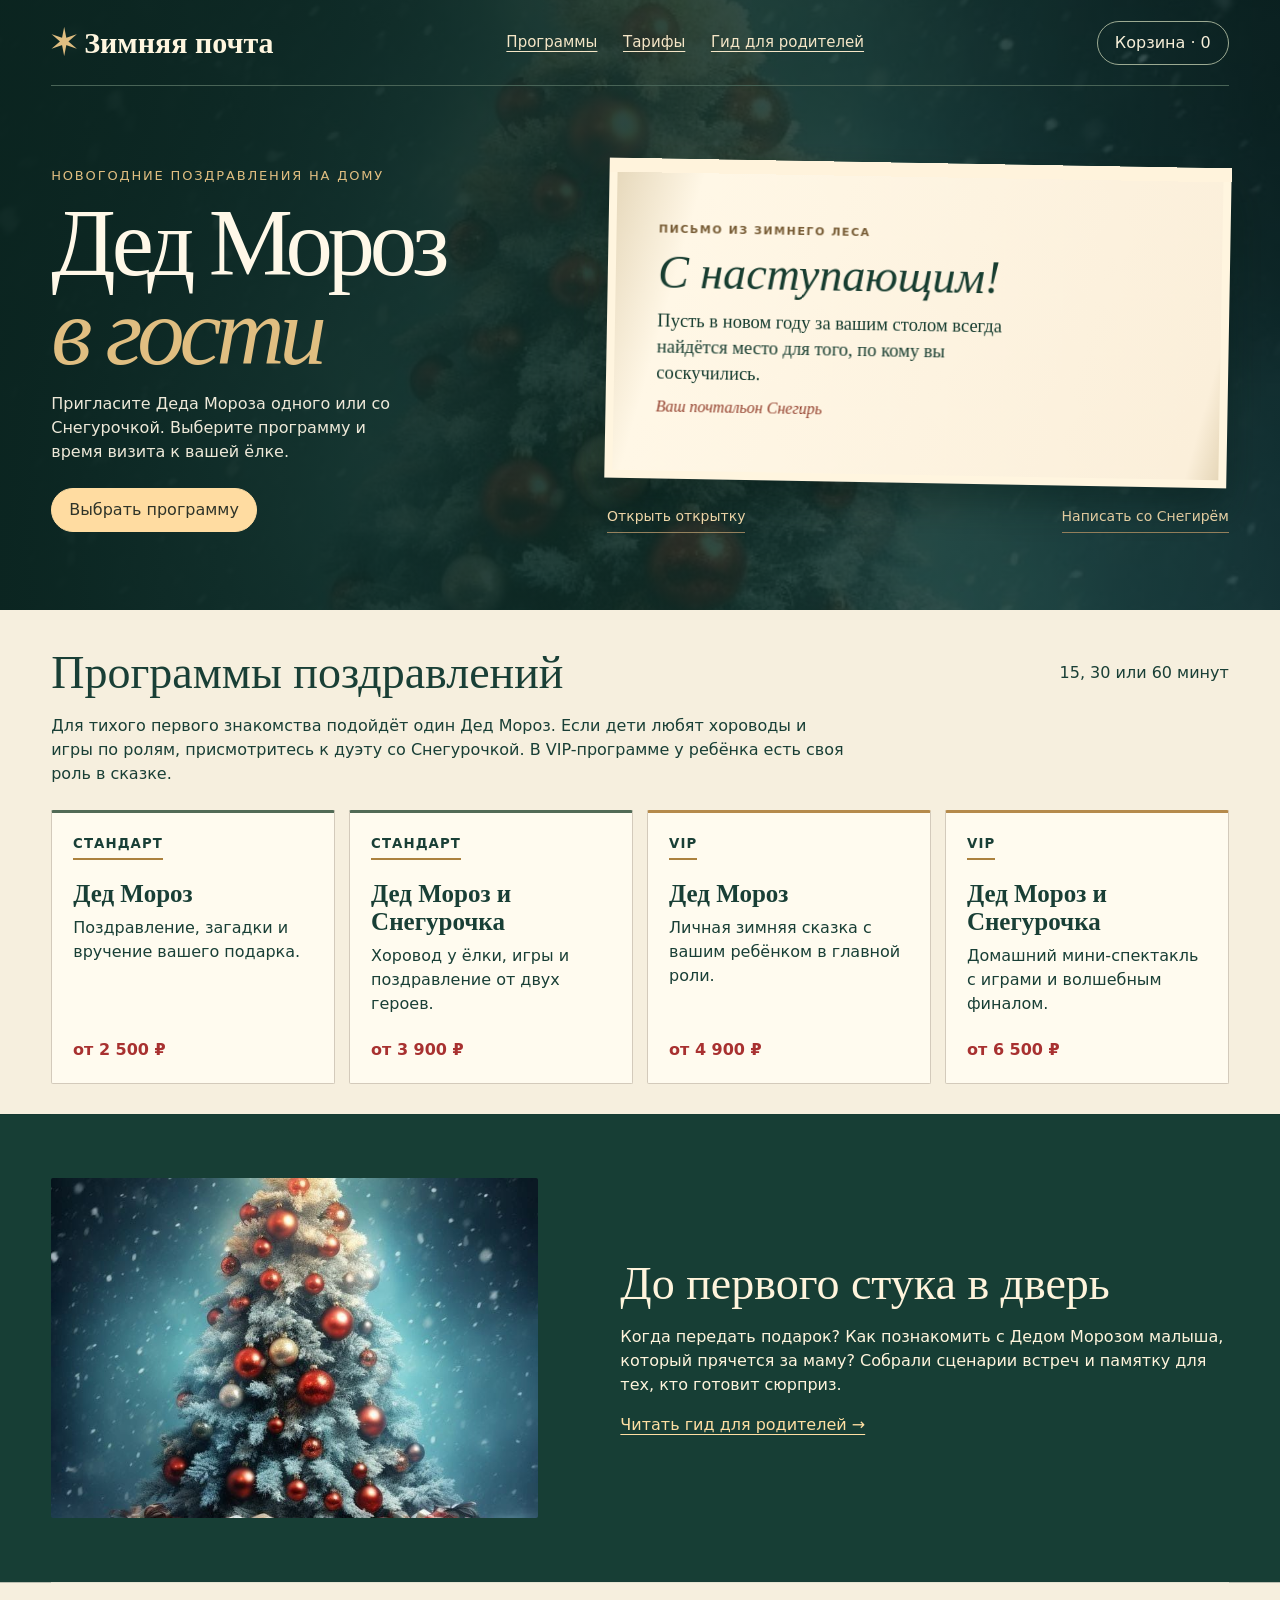
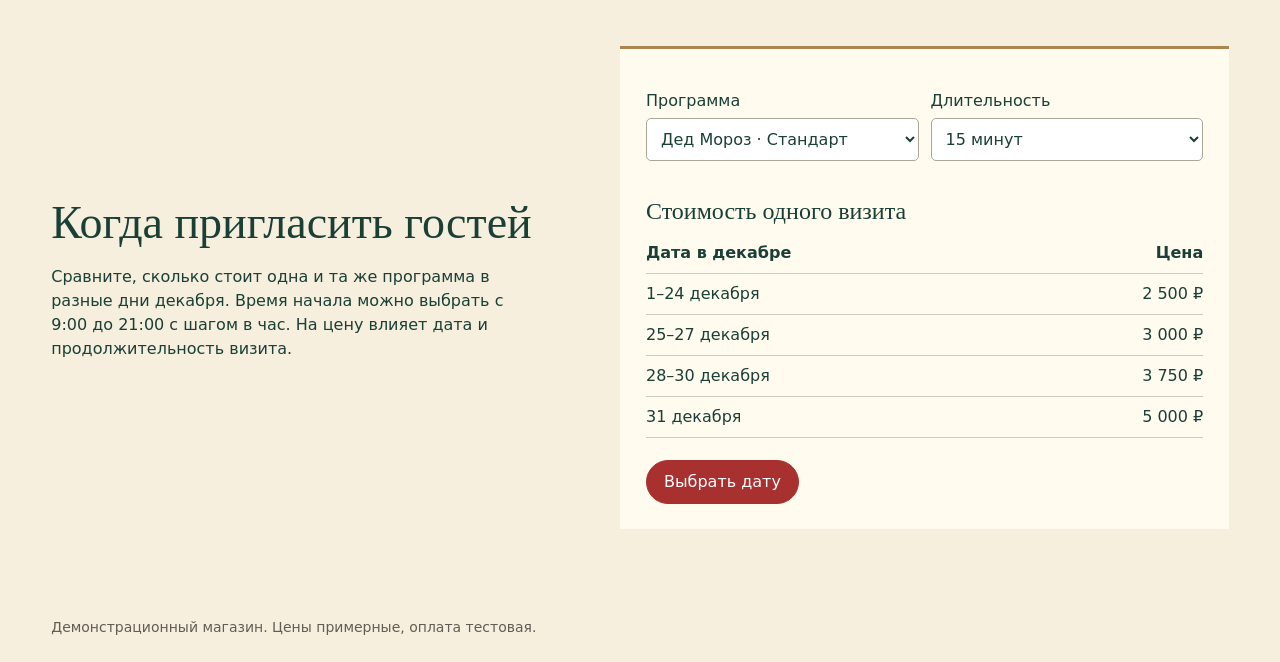
<file: index.html>
<!doctype html>
<html lang="ru"><head><meta charset="utf-8"><meta name="viewport" content="width=device-width,initial-scale=1"><title>Зимняя почта · Поздравления на дому</title>
<style>
:root{--ink:#193f36;--red:#a83130;--paper:#fcf7e9;--line:#d3cabb}*{box-sizing:border-box}body{margin:0;background:var(--paper);color:var(--ink);font:16px/1.5 system-ui,sans-serif}header,main,footer{width:min(1180px,92%);margin:auto}header,.section-head,.between{display:flex;align-items:center;justify-content:space-between;gap:12px}header{padding:18px 0;border-bottom:1px solid var(--line)}.brand,h1,h2,h3{font-family:Georgia,serif}.brand{font-size:clamp(21px,3vw,30px);font-weight:bold}.brand b{color:var(--red);margin-right:8px}button,.cta{font:inherit;cursor:pointer;border:1px solid var(--ink);border-radius:24px;padding:9px 17px;background:transparent;color:var(--ink)}button:hover,.cta:hover{background:#e4e8d8}button:focus-visible,a:focus-visible,select:focus-visible,input:focus-visible{outline:3px solid #b46221;outline-offset:3px}.hero{display:grid;grid-template-columns:0.86fr 1.14fr;align-items:center;gap:4%;padding:36px 0}.hero img{display:block;width:100%;aspect-ratio:1.5;object-fit:cover;border:7px solid white;outline:1px solid var(--line);transform:rotate(1deg);box-shadow:0 6px 15px #4b36191c}.hero p{max-width:34ch;margin:15px 0 24px}.eyebrow{letter-spacing:.12em;text-transform:uppercase;font-size:13px;color:#735e43}h1{font-size:clamp(44px,6vw,86px);font-weight:normal;line-height:1;letter-spacing:-.055em;margin:12px 0}h1 em{color:var(--red)}.cta{display:inline-block;text-decoration:none}.primary,.cta{background:var(--red);color:white;border-color:var(--red)}.primary:hover,.cta:hover{background:#852526}.section-head{border-top:1px solid var(--line);padding:24px 0 16px}h2{font-size:clamp(30px,4vw,46px);line-height:1.1;margin:0;font-weight:normal}.cards{display:grid;grid-template-columns:repeat(4,1fr);gap:14px}.card{display:flex;flex-direction:column;text-align:left;border:1px solid var(--line);padding:21px;border-radius:6px;background:#fffdf6;color:var(--ink)}.card:hover{background:#f1eddc}.card small{align-self:flex-start;border-bottom:2px solid #ab813e;padding-bottom:4px;font-weight:700;letter-spacing:.08em;text-transform:uppercase}.card h3{font-size:25px;line-height:1.12;margin:20px 0 8px}.card p{margin:0 0 22px}.card strong{margin-top:auto;color:var(--red)}footer{padding:24px 0;color:#605d54;font-size:14px}dialog{background:var(--paper);color:var(--ink);border:0;border-radius:12px;box-shadow:0 16px 75px #193f3640;width:min(510px,94vw);max-height:90vh;padding:24px}dialog::backdrop{background:#102e29ab}dialog h2{font-size:30px}dialog h3{font-size:24px;margin:14px 0}.fields{display:grid;grid-template-columns:1fr 1fr;gap:12px}label{display:grid;gap:5px;margin:14px 0}input,select{min-width:0;width:100%;font:inherit;border:1px solid #aaa797;padding:10px;background:white;color:var(--ink);border-radius:5px}.full{width:100%;margin-top:12px}.item{border-bottom:1px solid var(--line);padding:12px 0}.item p{margin:3px 0 10px}.muted{color:#625f54}.stamp{font-size:22px}.total{font-size:20px;font-weight:bold}.close{padding:6px 12px}.item button{padding:4px 12px}button[hidden]{display:none}@media(max-width:900px){.cards{grid-template-columns:repeat(2,1fr)}}@media(max-width:650px){.hero{grid-template-columns:1fr;gap:22px;padding:25px 0}.hero img{max-height:280px}.cards{grid-template-columns:1fr}.card{padding:17px}.card h3{margin:10px 0 4px}.card p{margin-bottom:8px}.section-head{display:block}.fields{grid-template-columns:1fr 1fr}dialog{padding:18px}}
@media (prefers-reduced-motion: no-preference) {
  html { scroll-behavior: smooth }
  .hero img {
    transform: perspective(950px) rotateX(var(--pitch, 0deg)) rotateY(var(--yaw, 0deg)) rotateZ(1deg);
    transition: transform 240ms ease-out, box-shadow 240ms ease-out;
    animation: postcard-arrival 820ms cubic-bezier(.2,.8,.2,1) backwards;
  }
  @keyframes postcard-arrival {
    from { opacity: 0; transform: perspective(950px) translateY(16px) rotateY(-15deg) rotateZ(-2deg) }
  }
  .card {
    transform-style: preserve-3d;
    transition: transform 240ms ease-out, box-shadow 240ms, background-color 180ms;
  }
  .card h3, .card strong { transform: translateZ(9px) }
  @media (hover: hover) and (pointer: fine) {
    .hero img:hover { box-shadow: 0 16px 28px #4b36192b }
    .card:hover {
      transform: perspective(720px) translateY(-4px) rotateX(var(--pitch, 0deg)) rotateY(var(--yaw, 0deg));
      box-shadow: 0 10px 18px #4b36191c;
    }
  }
  .card:active { transform: perspective(720px) rotateX(-3deg) scale(.985) }
  dialog[open] { animation: unfold 260ms ease-out }
  dialog[open]::backdrop { animation: dim 220ms ease-out }
  @keyframes unfold {
    from { opacity: 0; transform: perspective(800px) translateY(10px) rotateX(-7deg) }
  }
  @keyframes dim { from { opacity: 0 } }
}
</style><link rel="stylesheet" href="post.css"></head><body>
<header><div class="brand"><b aria-hidden="true">✶</b>Зимняя почта</div><nav class="site-nav" aria-label="По сайту"><a href="#catalog">Программы</a><a href="#rates">Тарифы</a><a href="guide.html">Гид для родителей</a></nav><button id="basketButton">Корзина · <span id="count">0</span></button></header>
<main><section class="hero"><div><span class="eyebrow">Новогодние поздравления на дому</span><h1>Дед Мороз<br><em>в гости</em></h1><p>Пригласите Деда Мороза одного или со Снегурочкой. Выберите программу и время визита к вашей ёлке.</p><a class="cta" href="#catalog">Выбрать программу</a></div><div class="folio">
  <button class="postcard" id="postcard" aria-expanded="false" aria-controls="letter" aria-label="Открыть открытку">
    <span class="inside" id="letter" aria-hidden="true"><span class="letterhead">Письмо из зимнего леса</span><strong>С наступающим!</strong><span id="message">Пусть в новом году за вашим столом всегда найдётся место для того, по кому вы соскучились.</span><i>Ваш почтальон Снегирь</i></span>
    <span class="cover"><img src="assets/postcard.jpg" alt=""><span class="cover-title">С Новым годом!</span><span class="seal" aria-hidden="true">✶</span></span>
  </button>
  <div class="folio-tools"><button id="turn" aria-controls="letter" aria-expanded="false">Открыть открытку</button><button id="compose">Написать со Снегирём</button></div>
</div></section>
<section id="catalog"><div class="section-head"><h2>Программы поздравлений</h2><span>15, 30 или 60 минут</span></div><p class="catalog-intro">Для тихого первого знакомства подойдёт один Дед Мороз. Если дети любят хороводы и игры по ролям, присмотритесь к дуэту со Снегурочкой. В VIP-программе у ребёнка есть своя роль в сказке.</p><div class="cards" id="cards"></div></section>
<section class="guide-feature"><img src="assets/winter-forest.jpg" loading="lazy" alt="Заснеженная ёлка с золотой звездой и подарками"><div><h2>До первого стука в дверь</h2><p>Когда передать подарок? Как познакомить с Дедом Морозом малыша, который прячется за маму? Собрали сценарии встреч и памятку для тех, кто готовит сюрприз.</p><a href="guide.html">Читать гид для родителей →</a></div></section>
<section id="rates" class="rate-section"><div><h2>Когда пригласить гостей</h2><p>Сравните, сколько стоит одна и та же программа в разные дни декабря. Время начала можно выбрать с 9:00 до 21:00 с шагом в час. На цену влияет дата и продолжительность визита.</p></div><div class="rate-sheet"><div class="fields"><label>Программа<select id="rateProgram"></select></label><label>Длительность<select id="rateMinutes"><option value="15">15 минут</option><option value="30">30 минут</option><option value="60">60 минут</option></select></label></div><table><caption>Стоимость одного визита</caption><thead><tr><th scope="col">Дата в декабре</th><th scope="col">Цена</th></tr></thead><tbody id="rateRows"></tbody></table><button class="primary" id="pickRate">Выбрать дату</button></div></section></main>
<footer>Демонстрационный магазин. Цены примерные, оплата тестовая.</footer>
<dialog id="panel" aria-labelledby="heading"><div class="between"><h2 id="heading"></h2><button class="close" id="close" aria-label="Закрыть окно">Закрыть</button></div><div id="content"></div></dialog>
<script>
const programs=[
 {name:'Дед Мороз',tier:'Стандарт',rate:2500,description:'Поздравление, загадки и вручение вашего подарка.'},
 {name:'Дед Мороз и Снегурочка',tier:'Стандарт',rate:3900,description:'Хоровод у ёлки, игры и поздравление от двух героев.'},
 {name:'Дед Мороз',tier:'VIP',rate:4900,description:'Личная зимняя сказка с вашим ребёнком в главной роли.'},
 {name:'Дед Мороз и Снегурочка',tier:'VIP',rate:6500,description:'Домашний мини-спектакль с играми и волшебным финалом.'}
];
const el=id=>document.getElementById(id);
const money=n=>new Intl.NumberFormat('ru-RU').format(n)+' ₽';
const dateText=d=>new Date(d+'T12:00').toLocaleDateString('ru-RU',{day:'numeric',month:'long',year:'numeric'});
const today=new Date();
const season=today.getFullYear();
const localDate=d=>[d.getFullYear(),String(d.getMonth()+1).padStart(2,'0'),String(d.getDate()).padStart(2,'0')].join('-');
const first=[localDate(today),season+'-12-01'].sort()[1],last=season+'-12-31';
const panel=el('panel'),content=el('content');
let basket=[];
function price(id,date,minutes){
 const day=Number(date.slice(-2));
 const multiplier=day===31?2:day>=28?1.5:day>=25?1.2:1;
 return Math.round(programs[id].rate*multiplier*({15:1,30:1.6,60:2.5}[minutes]));
}
const motionAllowed = matchMedia('(prefers-reduced-motion: no-preference)');
function show(title, html) {
  el('heading').textContent = title;
  content.innerHTML = html;
  if (!panel.open) {
    panel.showModal();
  } else if (motionAllowed.matches) {
    content.getAnimations().forEach(animation => animation.cancel());
    content.animate([
      { opacity: 0, transform: 'translateY(6px)' },
      { opacity: 1, transform: 'translateY(0)' }
    ], { duration: 180, easing: 'ease-out' });
  }
}
function displayCount(){el('count').textContent=basket.length}
function selectProgram(id, duration=15){
 const p=programs[id];
 show(p.name,'<form id="booking"><p>'+p.tier+' · '+p.description+'</p><div class="fields"><label>Дата визита<input type="date" id="date" required></label><label>Начало<select id="time"></select></label></div><label>Длительность<select id="minutes"><option value="15">15 минут</option><option value="30">30 минут</option><option value="60">60 минут</option></select></label><p class="muted">С 25 декабря действует праздничный тариф. 28 и 31 декабря цена повышается.</p><div class="between"><span>Стоимость визита</span><output class="total" id="quote" aria-live="polite"></output></div><button class="primary full">Добавить в корзину</button></form>');
 const date=el('date'),time=el('time'),minutes=el('minutes');
 minutes.value=String(duration);
 date.min=first;date.max=last;date.value=[first,season+'-12-25'].sort()[1];
 for(let h=9;h<=21;h++){const t=String(h).padStart(2,'0')+':00';time.add(new Option(t,t,h===15,h===15))}
 function update(){el('quote').textContent=date.validity.valid?money(price(id,date.value,+minutes.value)):'Выберите дату'}
 date.oninput=minutes.onchange=update;update();
 el('booking').onsubmit=e=>{e.preventDefault();basket.push({id,date:date.value,time:time.value,minutes:+minutes.value});displayCount();openBasket()};
}
function openBasket(){
 show('Корзина','<div id="items"></div>');
 if(!basket.length){content.innerHTML='<p>Корзина пока пуста.</p><button id="back">Выбрать программу</button>';el('back').onclick=()=>{panel.close();el('catalog').scrollIntoView()};return}
 let total=0;
 basket.forEach((item,index)=>{
  const p=programs[item.id],sum=price(item.id,item.date,item.minutes);total+=sum;
  const row=document.createElement('div');row.className='item';
  row.innerHTML='<strong>'+p.name+' · '+p.tier+'</strong><p>'+dateText(item.date)+', '+item.time+' · '+item.minutes+' мин</p><div class="between"><b>'+money(sum)+'</b><button type="button">Удалить</button></div>';
  row.querySelector('button').onclick=()=>{basket.splice(index,1);displayCount();openBasket()};el('items').append(row)
 });
 content.insertAdjacentHTML('beforeend','<p class="total">Итого '+money(total)+'</p><button class="primary full" id="checkout">Перейти к тестовой оплате</button>');
 el('checkout').onclick=()=>{show('Тестовая оплата','<p>К оплате <strong>'+money(total)+'</strong>. В демо деньги не списываются, время визита не бронируется.</p><button class="primary full" id="pay">Оплатить в демо</button><button class="full" id="return">Вернуться в корзину</button>');el('return').onclick=openBasket;el('pay').onclick=()=>{basket=[];displayCount();show('Тестовая оплата прошла','<p>Заказ оформлен в демо. Сумма тестового платежа — '+money(total)+'.</p><button class="primary full" id="done">К программам</button>');el('done').onclick=()=>panel.close()}}
}
programs.forEach((p,i)=>{const card=document.createElement('button');card.className='card';card.innerHTML='<small>'+p.tier+'</small><h3>'+p.name+'</h3><p>'+p.description+'</p><strong>от '+money(p.rate)+'</strong>';card.onclick=()=>selectProgram(i);el('cards').append(card)});
el('close').onclick=()=>panel.close();el('basketButton').onclick=openBasket;
programs.forEach((program, index) => {
  el('rateProgram').add(new Option(program.name + ' · ' + program.tier, index));
});
function renderRates() {
  const rows = [['1–24 декабря', 1], ['25–27 декабря', 25], ['28–30 декабря', 28], ['31 декабря', 31]];
  el('rateRows').replaceChildren();
  for (const [label, day] of rows) {
    const row = el('rateRows').insertRow();
    row.insertCell().textContent = label;
    const date = season + '-12-' + String(day).padStart(2, '0');
    row.insertCell().textContent = money(price(+el('rateProgram').value, date, +el('rateMinutes').value));
  }
}
el('rateProgram').onchange = el('rateMinutes').onchange = renderRates;
el('pickRate').onclick = () => selectProgram(+el('rateProgram').value, +el('rateMinutes').value);
renderRates();
const finePointer = matchMedia('(hover: hover) and (pointer: fine)');
for (const surface of document.querySelectorAll('.folio, .card')) {
  surface.addEventListener('pointermove', event => {
    if (!finePointer.matches || !motionAllowed.matches || event.pointerType === 'touch') return;
    const bounds = surface.getBoundingClientRect();
    const x = (event.clientX - bounds.left) / bounds.width - 0.5;
    const y = (event.clientY - bounds.top) / bounds.height - 0.5;
    surface.style.setProperty('--yaw', (x * 12).toFixed(2) + 'deg');
    surface.style.setProperty('--pitch', (-y * 9).toFixed(2) + 'deg');
  });
  surface.addEventListener('pointerleave', () => {
    surface.style.removeProperty('--yaw');
    surface.style.removeProperty('--pitch');
  });
}
</script><script src="post.js"></script></body></html>
</file>
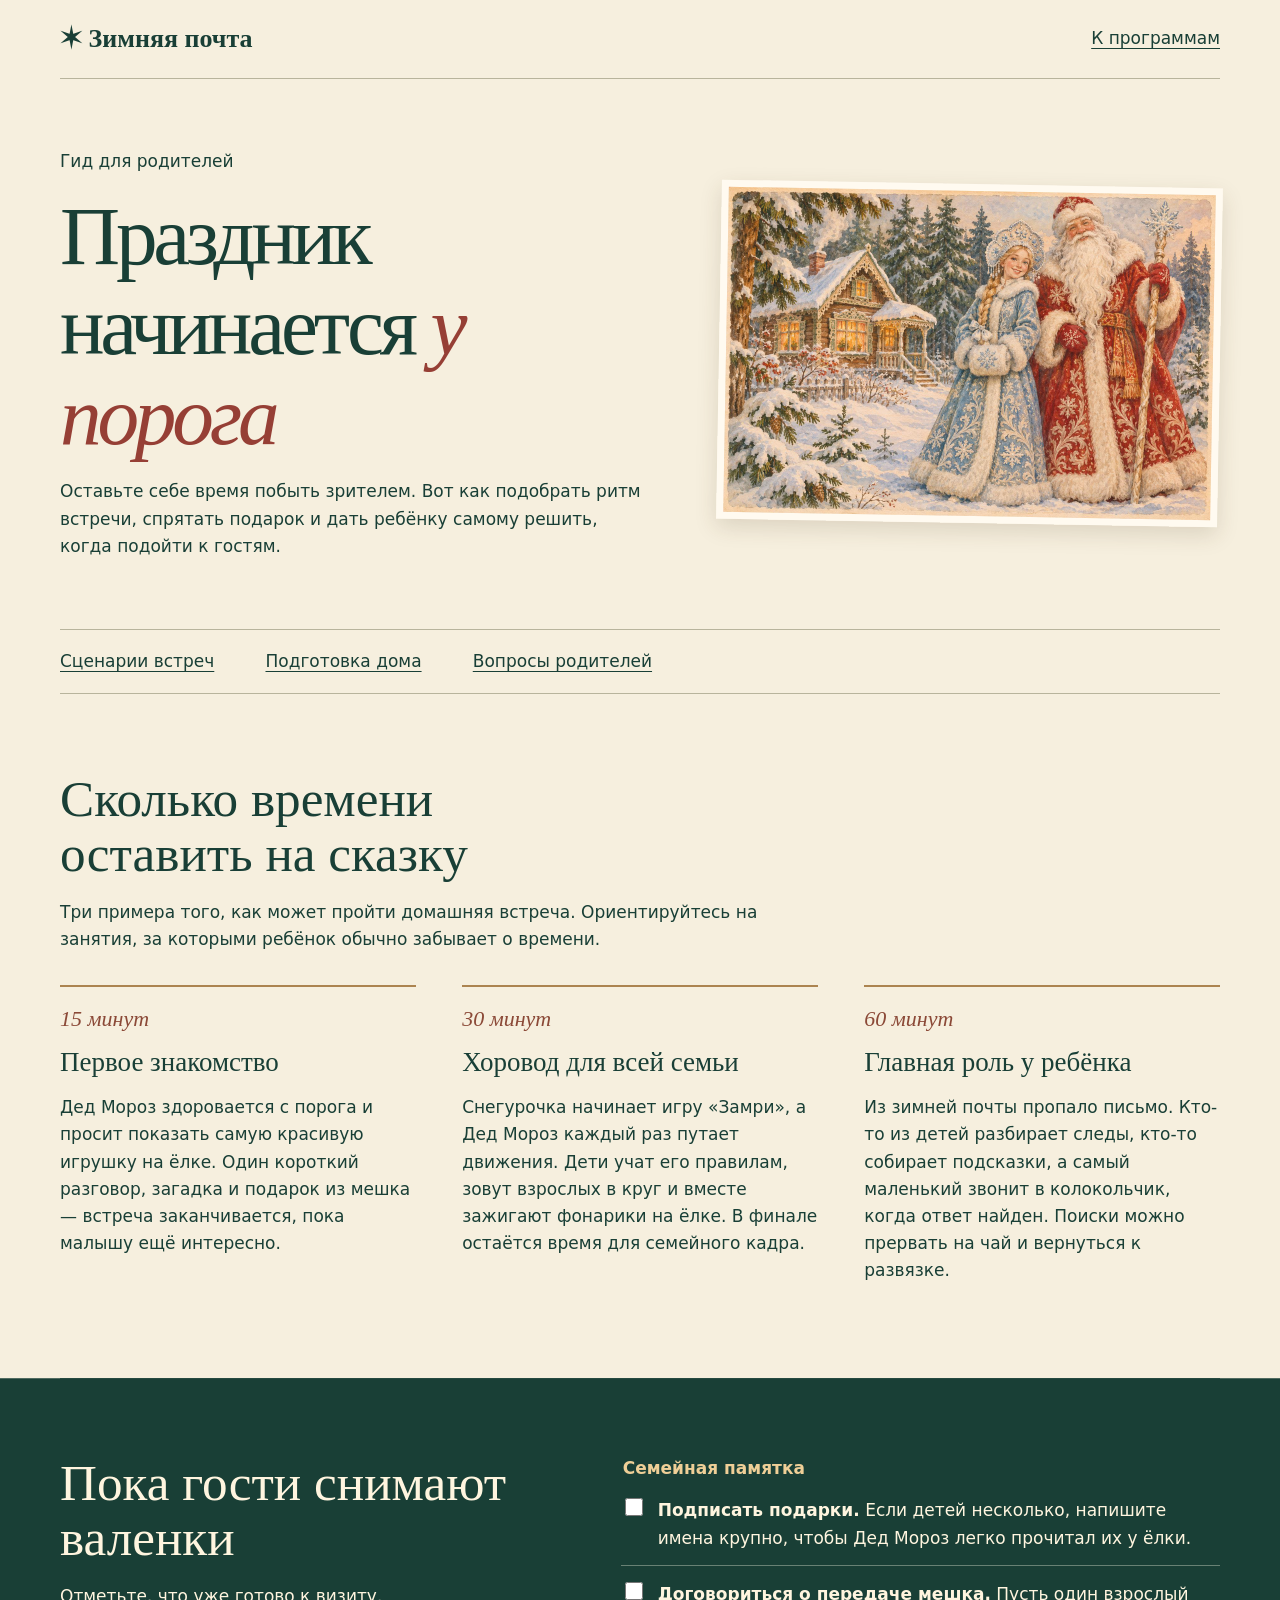
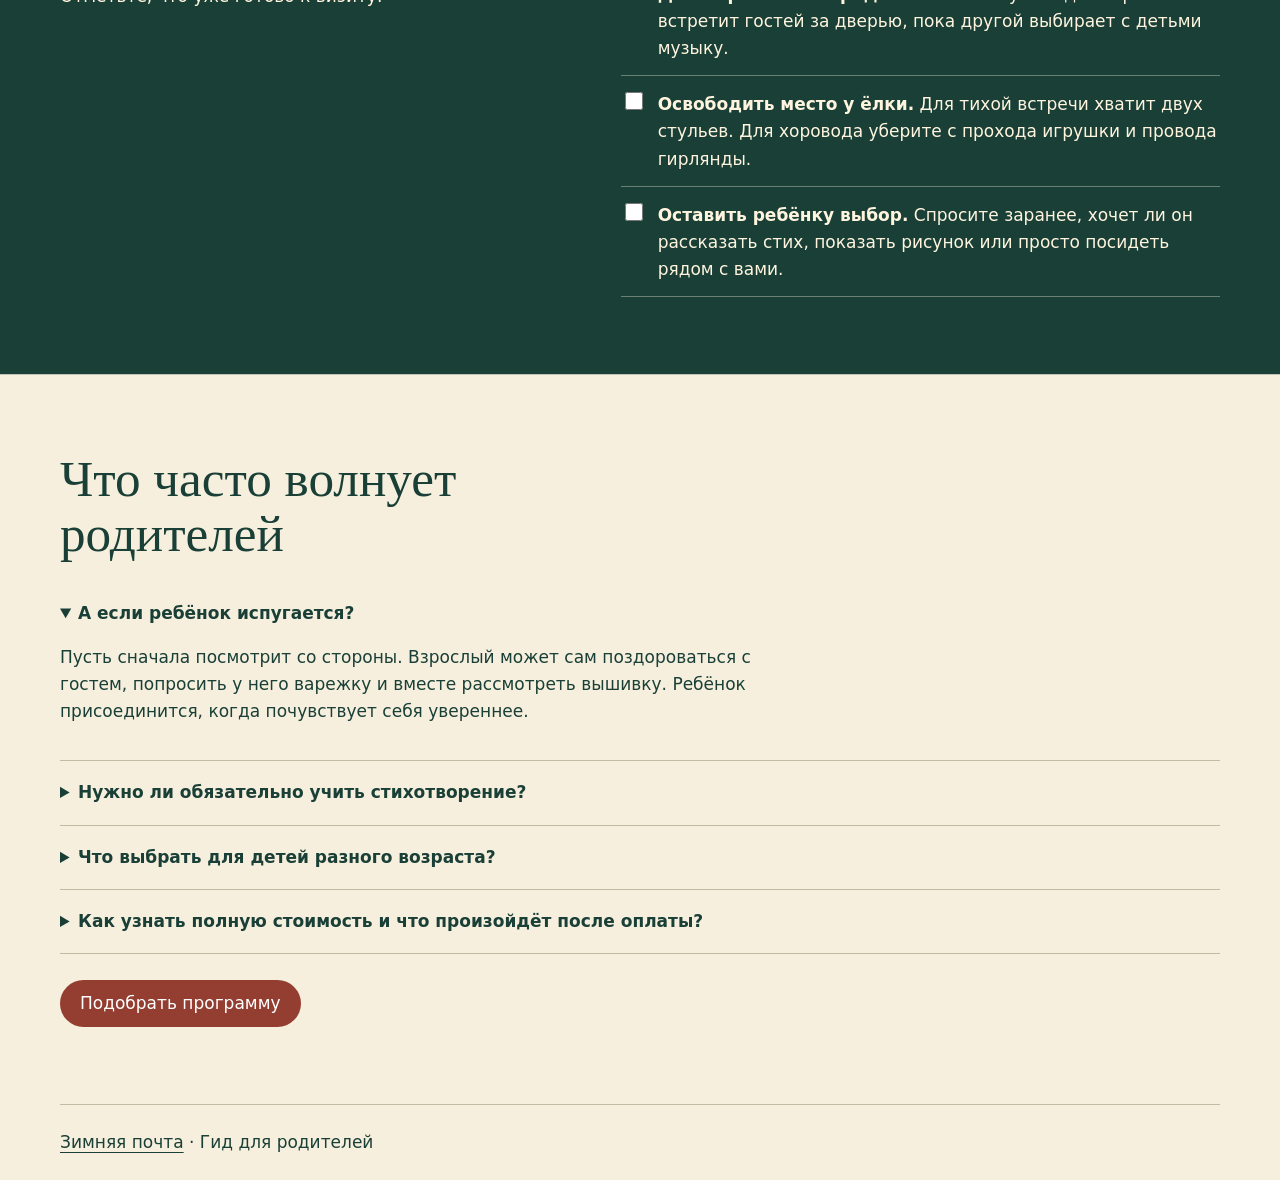
<file: guide.html>
<!doctype html>
<html lang="ru">
<head>
  <meta charset="utf-8">
  <meta name="viewport" content="width=device-width,initial-scale=1">
  <title>Гид для родителей · Зимняя почта</title>
  <link rel="stylesheet" href="guide.css">
</head>
<body>
  <header><a class="brand" href="./">✶ Зимняя почта</a><a href="./#catalog">К программам</a></header>
  <main>
    <section class="lead">
      <div><p>Гид для родителей</p><h1>Праздник начинается <em>у порога</em></h1>
      <p>Оставьте себе время побыть зрителем. Вот как подобрать ритм встречи, спрятать подарок и дать ребёнку самому решить, когда подойти к гостям.</p></div>
      <img src="assets/postcard.jpg" alt="Дед Мороз и Снегурочка идут к заснеженному дому">
    </section>
    <nav aria-label="Разделы гида"><a href="#stories">Сценарии встреч</a><a href="#prepare">Подготовка дома</a><a href="#questions">Вопросы родителей</a></nav>
    <section id="stories"><h2>Сколько времени оставить на сказку</h2><p>Три примера того, как может пройти домашняя встреча. Ориентируйтесь на занятия, за которыми ребёнок обычно забывает о времени.</p>
      <div class="stories">
        <article><span>15 минут</span><h3>Первое знакомство</h3><p>Дед Мороз здоровается с порога и просит показать самую красивую игрушку на ёлке. Один короткий разговор, загадка и подарок из мешка — встреча заканчивается, пока малышу ещё интересно.</p></article>
        <article><span>30 минут</span><h3>Хоровод для всей семьи</h3><p>Снегурочка начинает игру «Замри», а Дед Мороз каждый раз путает движения. Дети учат его правилам, зовут взрослых в круг и вместе зажигают фонарики на ёлке. В финале остаётся время для семейного кадра.</p></article>
        <article><span>60 минут</span><h3>Главная роль у ребёнка</h3><p>Из зимней почты пропало письмо. Кто-то из детей разбирает следы, кто-то собирает подсказки, а самый маленький звонит в колокольчик, когда ответ найден. Поиски можно прервать на чай и вернуться к развязке.</p></article>
      </div>
    </section>
    <section class="prep" id="prepare"><div><h2>Пока гости снимают валенки</h2><p>Отметьте, что уже готово к визиту.</p></div><fieldset><legend>Семейная памятка</legend>
      <label><input type="checkbox"> <span><b>Подписать подарки.</b> Если детей несколько, напишите имена крупно, чтобы Дед Мороз легко прочитал их у ёлки.</span></label>
      <label><input type="checkbox"> <span><b>Договориться о передаче мешка.</b> Пусть один взрослый встретит гостей за дверью, пока другой выбирает с детьми музыку.</span></label>
      <label><input type="checkbox"> <span><b>Освободить место у ёлки.</b> Для тихой встречи хватит двух стульев. Для хоровода уберите с прохода игрушки и провода гирлянды.</span></label>
      <label><input type="checkbox"> <span><b>Оставить ребёнку выбор.</b> Спросите заранее, хочет ли он рассказать стих, показать рисунок или просто посидеть рядом с вами.</span></label>
    </fieldset></section>
    <section id="questions"><h2>Что часто волнует родителей</h2>
      <details open><summary>А если ребёнок испугается?</summary><p>Пусть сначала посмотрит со стороны. Взрослый может сам поздороваться с гостем, попросить у него варежку и вместе рассмотреть вышивку. Ребёнок присоединится, когда почувствует себя увереннее.</p></details>
      <details><summary>Нужно ли обязательно учить стихотворение?</summary><p>Подарок можно вручить и без выступления. Предложите ребёнку показать любимую игрушку или задать Деду Морозу собственный вопрос, например, где спят олени.</p></details>
      <details><summary>Что выбрать для детей разного возраста?</summary><p>Попробуйте получасовую встречу с двумя героями. Старшему можно поручить читать подсказки, а младшему — искать на ёлке украшение нужного цвета. Так у каждого будет своё дело.</p></details>
      <details><summary>Как узнать полную стоимость и что произойдёт после оплаты?</summary><p>В <a href="./#rates">таблице тарифов</a> выберите программу и продолжительность. Форма визита покажет сумму за конкретную дату. В этой демоверсии оплата тестовая, деньги и время артистов не резервируются.</p></details>
      <a class="cta" href="./#catalog">Подобрать программу</a>
    </section>
  </main>
  <footer><a href="./">Зимняя почта</a> · Гид для родителей</footer>
</body>
</html>
</file>
<file: post.css>
body {
  background: #f6efde;
  --gold: #e0be81;
  --forest: #123b32;
}
header { padding-block: 20px; border-color: #496457; color: #fff6df }
body::before {
  content: ""; position: absolute; inset: 0 0 auto; height: 850px; z-index: -1;
  background: linear-gradient(90deg,#0b2520f5,#102d27dc 55%,#0b2420bc), url("assets/winter-forest.jpg") center 45% / cover;
}
.brand b { color: var(--gold) }
.site-nav { display:flex; gap:clamp(12px,2vw,32px); flex-wrap:wrap }
.site-nav a,.guide-feature a { color:inherit; text-underline-offset:4px }
.site-nav a { color:#f5e6c7; font-size:15px }
.catalog-intro { max-width:78ch; margin:0 0 24px }
.guide-feature,.rate-section { position:relative; isolation:isolate; display:grid; grid-template-columns:.8fr 1fr; gap:7%; align-items:center; padding:clamp(36px,5vw,72px) 0 }
.guide-feature { color:#fff4dc; background:#173e35; box-shadow:0 0 0 100vmax #173e35; clip-path:inset(0 -100vmax) }
.guide-feature img { width:100%; max-height:340px; object-fit:cover; object-position:center 49%; border-radius:2px }
.guide-feature a { color:#ffdfa3 }
.rate-section { background:#f6efde; box-shadow:0 0 0 100vmax #f6efde; clip-path:inset(0 -100vmax) }
.rate-sheet { background:#fffbef; padding:clamp(16px,2vw,32px); border-top:3px solid #ac8450 }
.rate-sheet table { width:100%; border-collapse:collapse; margin:15px 0 22px }
.rate-sheet caption { text-align:left; font:24px Georgia,serif; padding:8px 0 }
.rate-sheet th,.rate-sheet td { padding:8px 0; text-align:left; border-bottom:1px solid #d3cabb }
.rate-sheet tr > :last-child { text-align:right }
@media(max-width:800px) {
 header { flex-wrap:wrap }
 .site-nav { order:3; width:100% }
 .guide-feature,.rate-section { grid-template-columns:1fr; gap:20px }
 .guide-feature img { max-height:230px }
 .rate-sheet .fields { grid-template-columns:1fr }
}
#basketButton { color: #f7efd9; border-color: #9caa92 }
#basketButton:hover { background: #335248 }
.hero { padding: clamp(40px,6vw,90px) 0; color: #fff8e8; grid-template-columns: .9fr 1.1fr }
.hero .eyebrow { color: var(--gold); letter-spacing: .14em }
.hero h1 { font-size:clamp(54px,7.4vw,108px); line-height:.94 }
.hero h1 em { color: var(--gold); font-weight: normal }
.hero p { color: #eee9d9 }
.hero .cta { background: #ffdca1; color: #2f3429; border-color: #ffdca1 }
.hero .cta:hover { background: #ffebc8 }
.folio { min-width: 0; perspective: 1300px }
.postcard {
  display:grid; width:100%; padding:0; border:0; border-radius:2px; position:relative;
  background:#ede1c8; color:#173d30; text-align:left; font:inherit; isolation:isolate;
  box-shadow:0 20px 40px #03150f65; transform:rotate(1deg);
  perspective:1100px;
}
.postcard:hover { background:#ede1c8 }
.cover,.inside { grid-area:1/1; width:100%; min-width:0; box-sizing:border-box }
.inside {
  min-height:clamp(265px,25vw,330px); display:flex; flex-direction:column; justify-content:center;
  gap:12px; padding:clamp(22px,3.3vw,48px); border:8px solid #fff5df;
  background:linear-gradient(105deg,#e6d8bb,#fff7e6 13%,#fbefda 95%,#e6d7b9);
}
.letterhead { font:600 11px/1.4 system-ui; letter-spacing:.14em; text-transform:uppercase; color:#775c35 }
.inside strong,.cover-title { font:italic clamp(31px,3.6vw,58px)/1.02 Georgia,serif }
#message { max-width:42ch; font:clamp(17px,1.45vw,21px)/1.4 Georgia,serif; overflow-wrap:anywhere }
.inside i { font:italic 16px Georgia,serif; color:#94412e }
.cover { position:relative; overflow:hidden; transform-origin:left center; backface-visibility:hidden; border:7px solid #fff3dc; pointer-events:none }
.cover::after { content:""; position:absolute; inset:38% 0 0; background:linear-gradient(transparent,#0a211cbd) }
.hero .cover img { position:absolute; inset:0; width:100%; height:100%; max-height:none; border:0; outline:0; transform:none; animation:none; box-shadow:none; object-fit:cover }
.cover-title { position:absolute; z-index:1; left:5%; bottom:8%; color:#fff3d1; text-shadow:0 1px 8px #24221d }
.seal { position:absolute; right:4%; top:7%; border:3px double #ffedbb; border-radius:50%; width:48px; height:48px; display:grid; place-items:center; background:#8e332d; color:#ffdf9c; font-size:27px; transform:rotate(12deg) }
.postcard[aria-expanded="true"] .cover { transform:rotateY(-104deg); opacity:0 }
.folio-tools { margin-top:18px; display:flex; justify-content:space-between; gap:8px; flex-wrap:wrap }
.folio-tools button { color:#ffe4b3; border:0; border-radius:0; padding:5px 0; border-bottom:1px solid #97835e; font-size:14px }
.folio-tools button:hover { background:transparent; color:white }
#catalog { position:relative; isolation:isolate; padding:38px 0 30px }
#catalog::before { content:""; position:absolute; inset:0 calc((100% - 100vw)/2); background:#f6efde; z-index:-1 }
body { overflow-x:clip; background:linear-gradient(#102d27 0 80%,#f6efde 80%) }
footer { background:#f6efde; width:100%; padding-inline:max(4%,calc((100% - 1180px)/2)) }
.section-head { border:0; padding-top:0 }
.card { border-radius:2px; border-top:3px solid #526b56; background:#fffbef }
.card:nth-child(n+3) { border-top-color:#b58a4b }
.post-form { display:grid; gap:10px; margin-top:16px }
.post-form label { margin:0 }
.post-form textarea { width:100%; resize:vertical; min-height:62px; padding:10px; font:inherit; border:1px solid #aaa797; border-radius:5px }
.post-form p { margin:0 }
.hero .cover img { object-position:center 20% }
.post-intro { display:flex; align-items:center; gap:18px }
.bullfinch {
  position:relative; flex:0 0 56px; height:48px;
  background:radial-gradient(circle at 73% 24%,#fff2c9 0 1.5px,transparent 2px),
    radial-gradient(ellipse at 67% 27%,#183b33 0 21%,transparent 22%),
    radial-gradient(ellipse at 35% 57%,#52645c 0 24%,transparent 25%),
    radial-gradient(ellipse at 51% 61%,#bd4434 0 43%,transparent 44%);
}
.bullfinch::before,.bullfinch::after { content:""; position:absolute; background:#283f37 }
.bullfinch::before { width:14px;height:9px;right:0;top:13px;clip-path:polygon(0 0,100% 55%,0 100%) }
.bullfinch::after { width:21px;height:18px;bottom:1px;left:0;clip-path:polygon(100% 0,85% 60%,0 100%) }
@media(prefers-reduced-motion:no-preference) {
  .postcard { transform:rotate(1deg) rotateX(var(--pitch,0deg)) rotateY(var(--yaw,0deg)); transition:transform .25s ease-out }
  .cover { transition:transform .76s cubic-bezier(.3,.07,.15,1),opacity .22s ease .34s }
  .postcard[aria-expanded="false"] .cover { transition-delay:0s,0s }
}
@media(max-width:650px) {
  .hero { grid-template-columns:1fr; gap:28px; padding:30px 0 }
  .hero h1 { font-size:clamp(55px,13vw,78px) }
  .inside { min-height:240px; padding:20px }
  .folio-tools { margin-top:12px }
  #catalog { padding-top:26px }
}
</file>
<file: guide.css>
* { box-sizing:border-box }
body { margin:0; background:#f6efde; color:#193f36; font:17px/1.6 system-ui,sans-serif }
header,main,footer { width:min(1160px,92%); margin:auto }
header,nav { display:flex; gap:18px; justify-content:space-between; align-items:center; flex-wrap:wrap; padding:18px 0; border-bottom:1px solid #b8b49c }
a { color:inherit; text-underline-offset:4px }
.brand,h1,h2,h3,.stories span { font-family:Georgia,serif }
.brand { font-size:26px; text-decoration:none; font-weight:bold }
.lead { display:grid; grid-template-columns:1fr .85fr; gap:6%; align-items:center; padding:52px 0 }
.lead img { width:100%; border:7px solid #fffaf0; box-shadow:0 8px 22px #4b361926; transform:rotate(1deg) }
h1,h2,h3 { font-weight:normal; line-height:1.08; margin:0 }
h1 { font-size:clamp(48px,6.5vw,96px); letter-spacing:-.05em }
h1 em { color:#963f35 }
h2 { font-size:clamp(34px,4vw,54px); max-width:22ch }
h3 { font-size:27px; margin-top:12px }
p { max-width:65ch }
nav { justify-content:flex-start; gap:clamp(14px,4vw,60px); border-block:1px solid #b8b49c }
section[id] { padding:clamp(36px,6vw,80px) 0 }
.stories { display:grid; grid-template-columns:repeat(3,1fr); gap:4%; margin-top:32px }
article { border-top:2px solid #ac8450; padding-top:14px }
.stories span { color:#8b4937; font-style:italic; font-size:22px }
.prep { display:grid; grid-template-columns:.8fr 1fr; gap:7%; color:#fff5df; background:#193f36; box-shadow:0 0 0 100vmax #193f36; clip-path:inset(0 -100vmax) }
fieldset { border:0; margin:0; padding:0; min-width:0 }
legend { font-weight:700; color:#efcf97 }
label { display:flex; align-items:baseline; gap:12px; padding:13px 0; border-bottom:1px solid #688174 }
input { accent-color:#d8bb7c; width:18px; height:18px; flex:none }
details { border-bottom:1px solid #c4baa4; padding:18px 0 }
details:first-of-type { margin-top:20px }
summary { cursor:pointer; font-weight:650 }
.cta { display:inline-block; padding:10px 20px; border-radius:24px; background:#943e32; color:white; text-decoration:none; margin-top:26px }
footer { padding:24px 0; border-top:1px solid #c4baa4 }
@media(max-width:720px) {
 .lead,.stories,.prep { grid-template-columns:1fr; gap:18px }
 .lead { padding:30px 0 }
 .lead img { max-height:270px; object-fit:cover; object-position:center 20% }
 nav { font-size:15px }
}
</file>
